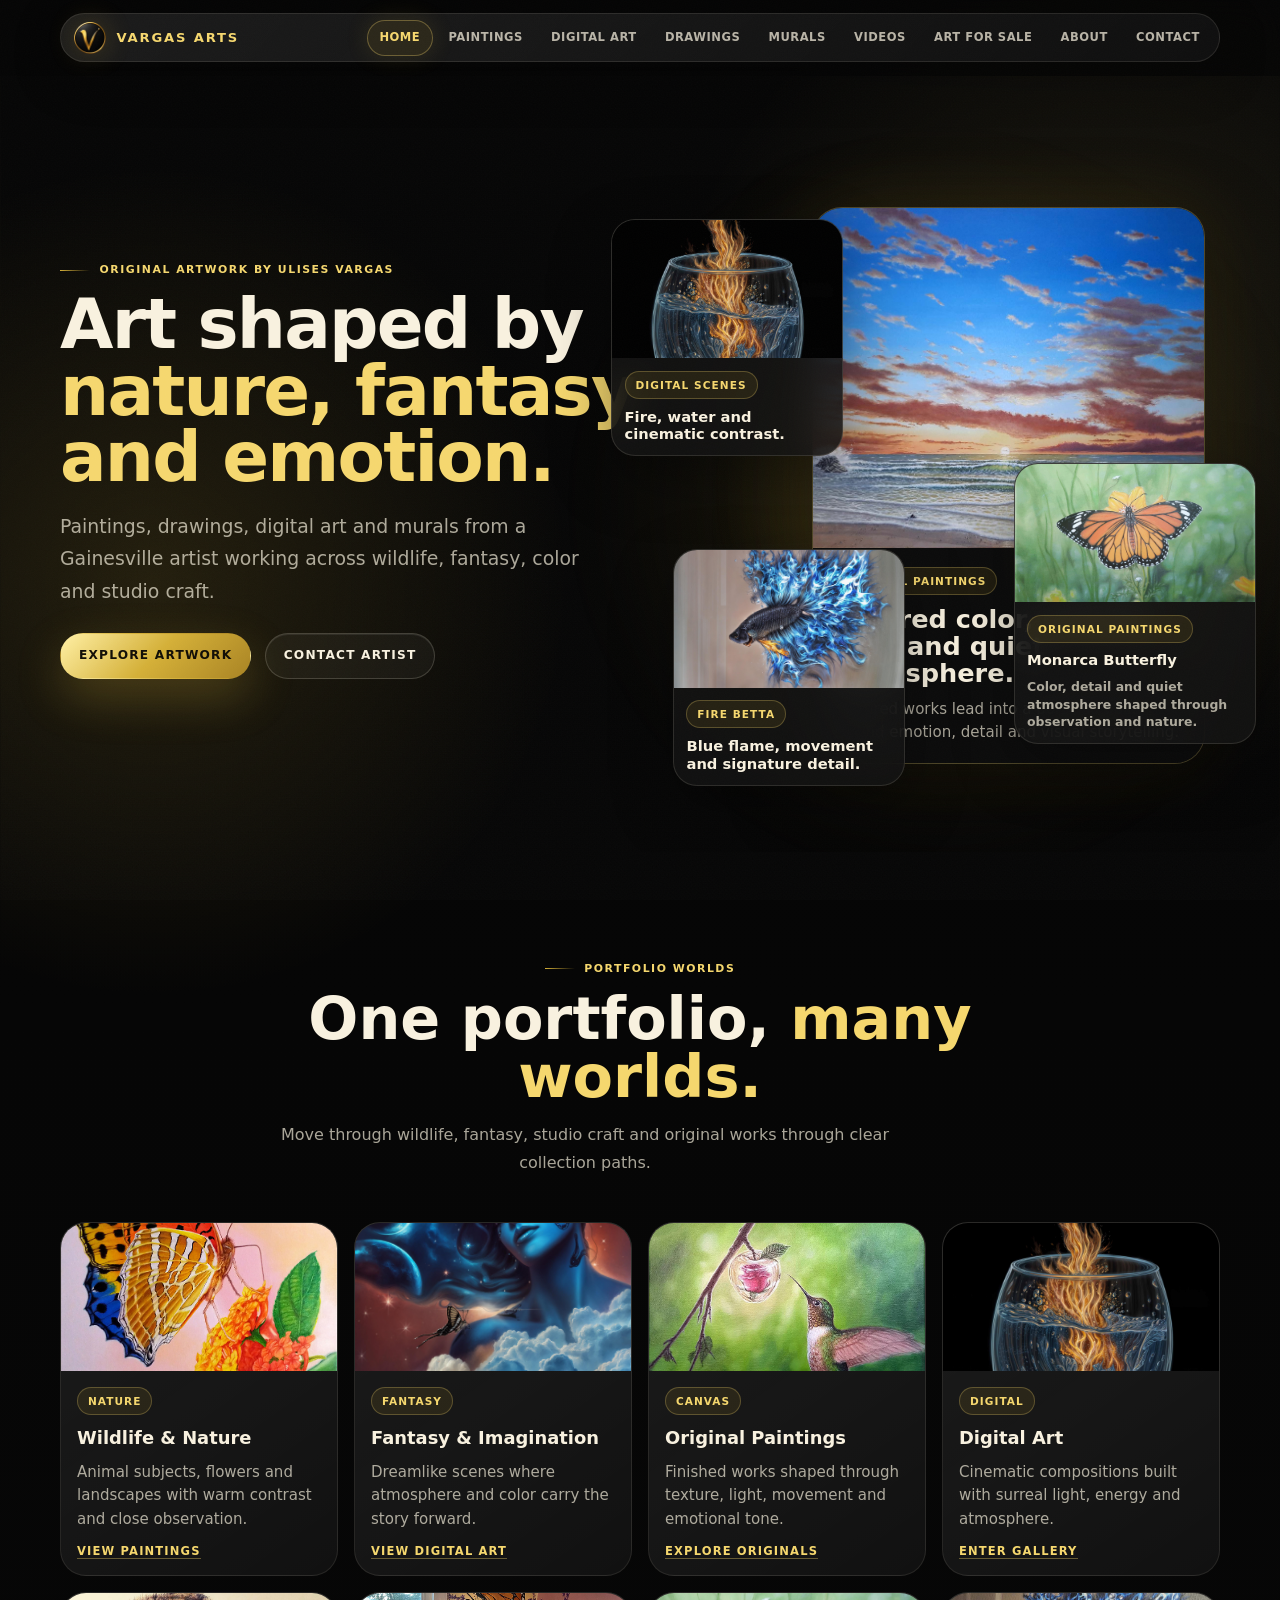
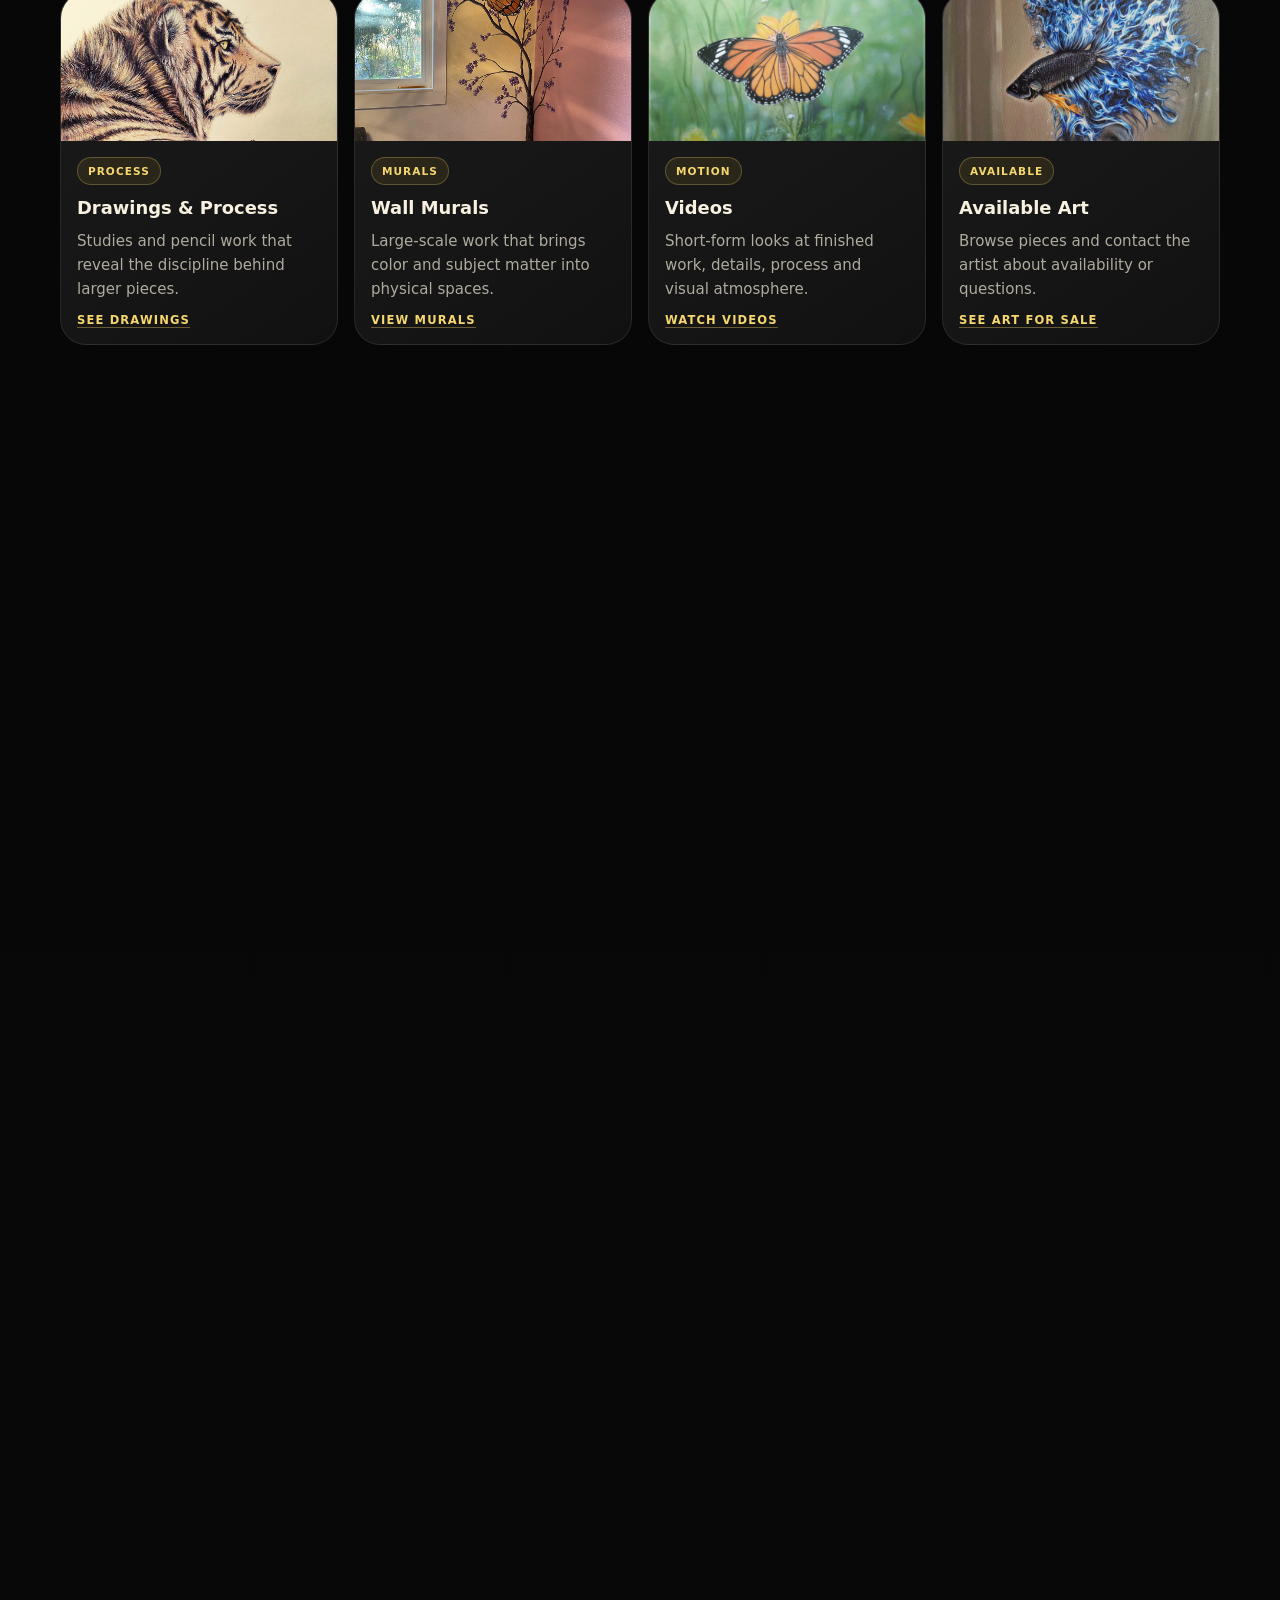
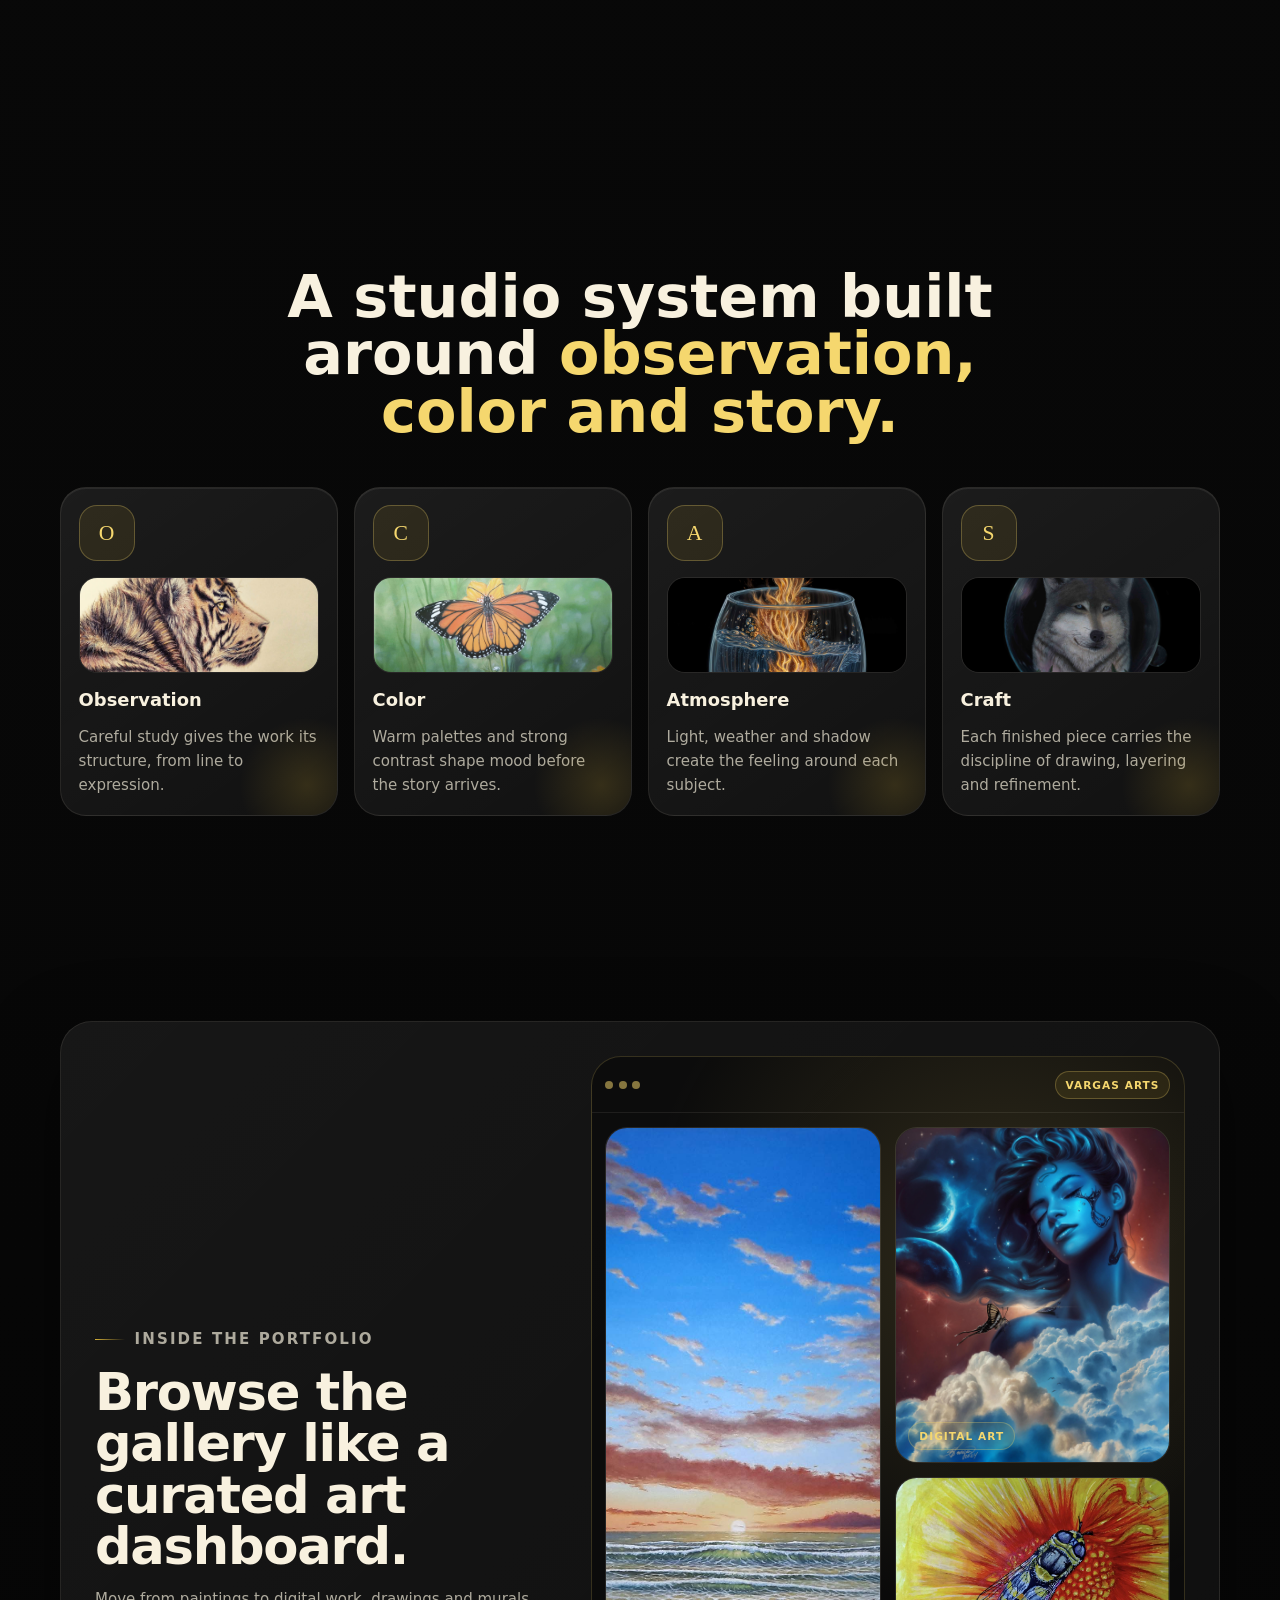
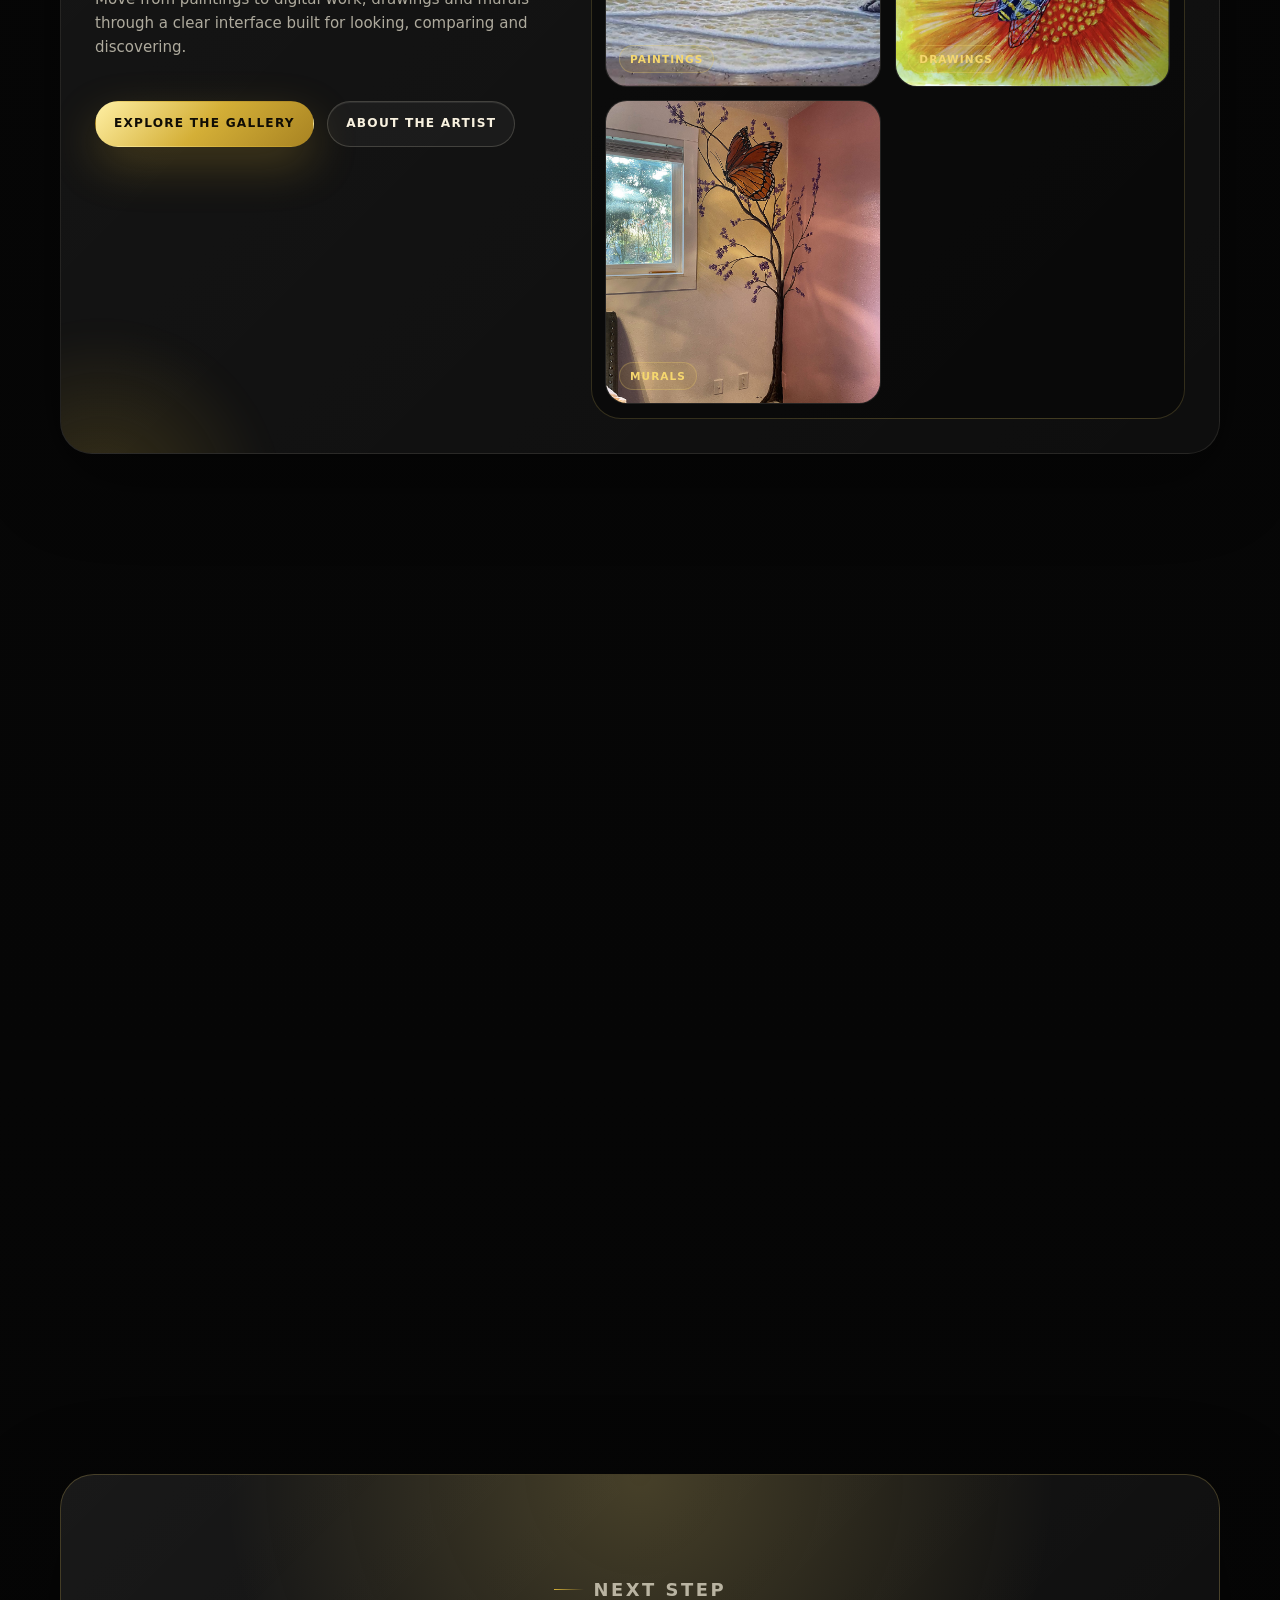
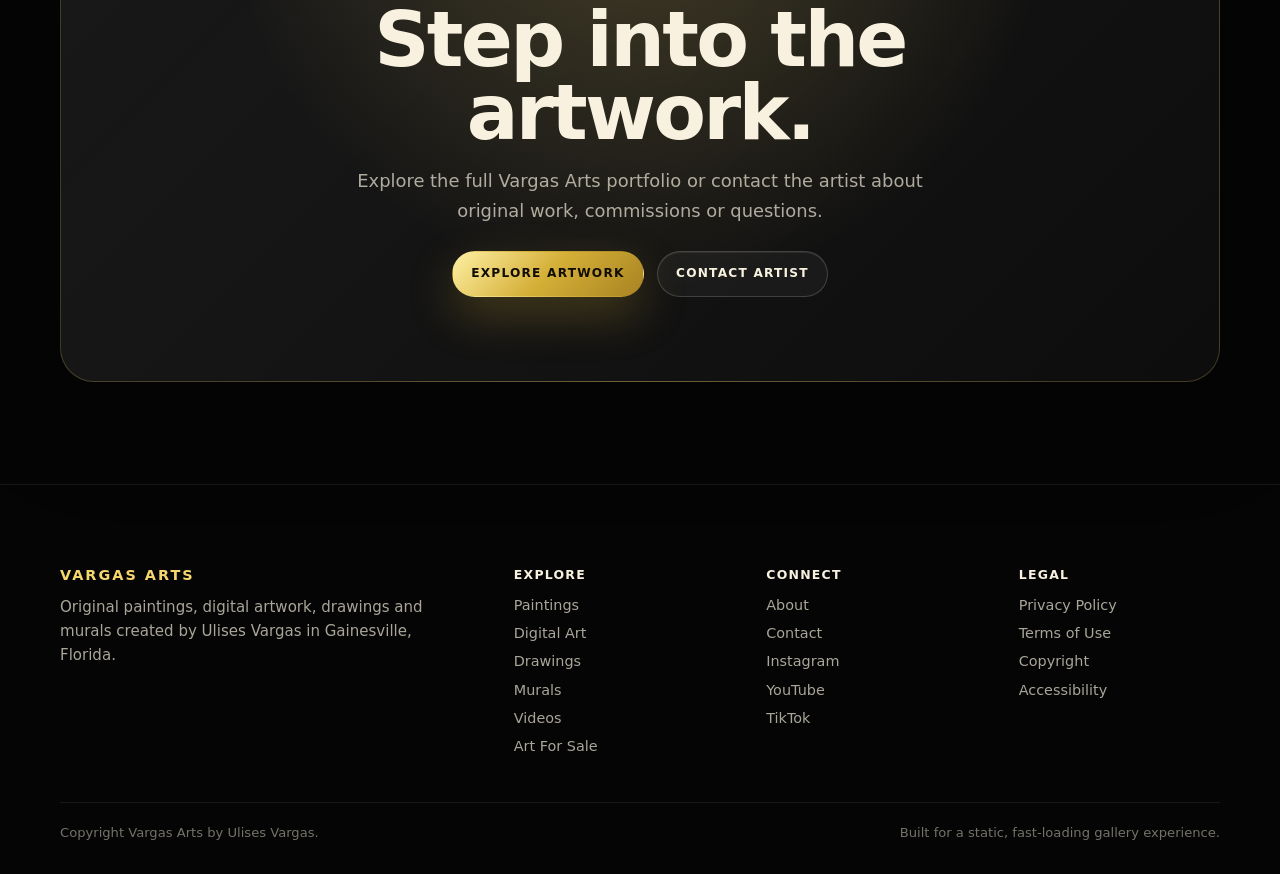
<file: index.html>
<!DOCTYPE html>
<html lang="en">

<head>
  <meta charset="utf-8">
  <meta http-equiv="X-UA-Compatible" content="IE=edge">
  <meta name="viewport" content="width=device-width, initial-scale=1.0">
  <meta name="theme-color" content="#050505">

  <title>Vargas Arts | Original Artwork by Ulises Vargas</title>
  <meta name="description"
    content="Original paintings, drawings, digital art and murals by Ulises Vargas. Explore wildlife, fantasy, color and studio craft from Gainesville, Florida.">
  <link rel="canonical" href="https://vargasarts.com/">

  <meta property="og:url" content="https://vargasarts.com/">
  <meta property="og:title" content="Vargas Arts | Original Artwork by Ulises Vargas">
  <meta property="og:description"
    content="Original paintings, drawings, digital art and murals by Ulises Vargas.">
  <meta property="og:image" content="https://vargasarts.com/assets/img/paintings/Sunrise.jpg">
  <meta property="og:type" content="website">
  <meta property="og:site_name" content="Vargas Arts">

  <meta name="twitter:card" content="summary_large_image">
  <meta name="twitter:title" content="Vargas Arts | Original Artwork by Ulises Vargas">
  <meta name="twitter:description"
    content="Original paintings, drawings, digital art and murals by Ulises Vargas.">
  <meta name="twitter:image" content="https://vargasarts.com/assets/img/paintings/Sunrise.jpg">

  <link rel="shortcut icon" type="image/png" href="./assets/img/Yofabicon.png">
  <link rel="preload" as="image" href="./assets/img/paintings/Sunrise.jpg">

  <style>
    :root {
      --black: #050505;
      --ink: #0b0b0b;
      --charcoal: #101010;
      --charcoal-2: #151412;
      --panel: rgba(18, 18, 18, .78);
      --panel-strong: rgba(24, 23, 21, .92);
      --gold: #d4af37;
      --champagne: #f5d76e;
      --gold-deep: #8f701f;
      --ivory: #f8f1df;
      --muted: rgba(248, 241, 223, .68);
      --faint: rgba(248, 241, 223, .46);
      --line: rgba(212, 175, 55, .22);
      --line-soft: rgba(248, 241, 223, .09);
      --shadow: 0 24px 80px rgba(0, 0, 0, .42);
      --radius-lg: 32px;
      --radius-md: 24px;
      --radius-sm: 18px;
      --sans: Inter, ui-sans-serif, system-ui, -apple-system, BlinkMacSystemFont, "Segoe UI", Arial, sans-serif;
      --serif: Georgia, "Times New Roman", serif;
    }

    *,
    *::before,
    *::after {
      box-sizing: border-box;
    }

    html {
      width: 100%;
      max-width: 100%;
      overflow-x: hidden;
      scroll-behavior: smooth;
      background: var(--black);
    }

    body {
      width: 100%;
      max-width: 100%;
      min-width: 320px;
      margin: 0;
      overflow-x: hidden;
      color: var(--ivory);
      background:
        radial-gradient(circle at 12% 8%, rgba(212, 175, 55, .14), transparent 26rem),
        radial-gradient(circle at 86% 5%, rgba(245, 215, 110, .1), transparent 27rem),
        linear-gradient(180deg, #050505 0%, #080808 42%, #050505 100%);
      font-family: var(--sans);
      -webkit-font-smoothing: antialiased;
      text-rendering: optimizeLegibility;
    }

    body::before {
      content: "";
      position: fixed;
      inset: 0;
      z-index: -2;
      pointer-events: none;
      background:
        linear-gradient(rgba(255, 255, 255, .025) 1px, transparent 1px),
        linear-gradient(90deg, rgba(255, 255, 255, .018) 1px, transparent 1px);
      background-size: 58px 58px;
      mask-image: radial-gradient(circle at 50% 0%, #000 0%, transparent 72%);
    }

    body::after {
      content: "";
      position: fixed;
      inset: 0;
      z-index: 60;
      pointer-events: none;
      opacity: .045;
      mix-blend-mode: screen;
      background-image: url("data:image/svg+xml,%3Csvg xmlns='http://www.w3.org/2000/svg' width='130' height='130'%3E%3Cfilter id='n'%3E%3CfeTurbulence type='fractalNoise' baseFrequency='.82' numOctaves='3' stitchTiles='stitch'/%3E%3C/filter%3E%3Crect width='100%25' height='100%25' filter='url(%23n)' opacity='.5'/%3E%3C/svg%3E");
    }

    .cursor-glow {
      position: fixed;
      left: 0;
      top: 0;
      z-index: 59;
      display: none;
      width: 12px;
      height: 12px;
      border-radius: 50%;
      pointer-events: none;
      opacity: 0;
      background: rgba(245, 215, 110, .86);
      box-shadow: 0 0 18px rgba(245, 215, 110, .46);
      transform: translate3d(-999px, -999px, 0);
      transition: opacity .42s ease;
      will-change: transform, opacity;
    }

    .cursor-glow::before {
      content: "";
      position: absolute;
      left: 50%;
      top: 50%;
      width: 74px;
      height: 74px;
      border-radius: inherit;
      background: radial-gradient(circle, rgba(245, 215, 110, .24), rgba(212, 175, 55, .12) 34%, transparent 72%);
      filter: blur(8px);
      transform: translate(-50%, -50%);
    }

    .cursor-glow.is-visible {
      opacity: .72;
    }

    a {
      color: inherit;
      text-decoration: none;
    }

    img {
      display: block;
      max-width: 100%;
    }

    button,
    input {
      font: inherit;
    }

    .container {
      width: min(1160px, calc(100% - clamp(32px, 6vw, 96px)));
      margin-inline: auto;
    }

    .section {
      position: relative;
      padding-block: clamp(64px, 8vw, 118px);
    }

    .section-shell {
      position: relative;
      overflow: hidden;
      border: 1px solid var(--line-soft);
      border-radius: var(--radius-lg);
      background:
        linear-gradient(135deg, rgba(255, 255, 255, .055), rgba(255, 255, 255, .018)),
        rgba(11, 11, 11, .76);
      box-shadow: var(--shadow);
    }

    .section-shell::before,
    .glow::before {
      content: "";
      position: absolute;
      inset: auto auto -22% -12%;
      width: 360px;
      height: 360px;
      pointer-events: none;
      border-radius: 999px;
      background: radial-gradient(circle, rgba(212, 175, 55, .2), transparent 68%);
      filter: blur(12px);
    }

    .eyebrow {
      display: inline-flex;
      align-items: center;
      gap: .6rem;
      margin: 0 0 .9rem;
      color: var(--champagne);
      font-size: clamp(.68rem, .85vw, .78rem);
      font-weight: 800;
      letter-spacing: .14em;
      line-height: 1.3;
      text-transform: uppercase;
    }

    .eyebrow::before {
      content: "";
      width: 30px;
      height: 1px;
      background: linear-gradient(90deg, var(--gold), transparent);
    }

    .section-head {
      max-width: 760px;
      margin-bottom: clamp(28px, 4vw, 46px);
    }

    .section-head.center {
      margin-inline: auto;
      text-align: center;
    }

    .section-head.center .eyebrow {
      justify-content: center;
    }

    .section-title {
      max-width: 820px;
      margin: 0;
      color: var(--ivory);
      font-size: clamp(2rem, 4.6vw, 4.65rem);
      font-weight: 760;
      letter-spacing: 0;
      line-height: .98;
    }

    .section-title .accent {
      color: var(--champagne);
    }

    .section-copy {
      max-width: 650px;
      margin: 1rem 0 0;
      color: var(--muted);
      font-size: clamp(.98rem, 1.25vw, 1.12rem);
      line-height: 1.72;
    }

    .button-row {
      display: flex;
      flex-wrap: wrap;
      gap: .85rem;
      margin-top: 1.6rem;
    }

    .button {
      position: relative;
      display: inline-flex;
      align-items: center;
      justify-content: center;
      min-height: 46px;
      padding: .82rem 1.12rem;
      overflow: hidden;
      border: 1px solid transparent;
      border-radius: 999px;
      color: var(--ivory);
      font-size: .76rem;
      font-weight: 850;
      letter-spacing: .1em;
      line-height: 1.1;
      text-transform: uppercase;
      transition: transform .22s ease, border-color .22s ease, box-shadow .22s ease, background .22s ease, color .22s ease;
    }

    .button.primary {
      color: #100d05;
      background: linear-gradient(135deg, #fff0a4, var(--gold), #a88322);
      box-shadow: 0 18px 46px rgba(212, 175, 55, .26);
    }

    .button.secondary {
      border-color: rgba(248, 241, 223, .18);
      background: rgba(255, 255, 255, .04);
      box-shadow: inset 0 1px 0 rgba(255, 255, 255, .08);
    }

    .button:hover,
    .button:focus-visible {
      transform: translateY(-2px);
    }

    .button.primary:hover,
    .button.primary:focus-visible {
      box-shadow: 0 22px 64px rgba(212, 175, 55, .36);
    }

    .button.secondary:hover,
    .button.secondary:focus-visible {
      border-color: rgba(245, 215, 110, .48);
      background: rgba(245, 215, 110, .08);
      color: var(--champagne);
    }

    .site-header {
      position: sticky;
      top: 0;
      z-index: 50;
      padding: .82rem 0;
      border-bottom: 1px solid transparent;
      background: rgba(5, 5, 5, .72);
      backdrop-filter: blur(18px);
      -webkit-backdrop-filter: blur(18px);
      transition: background .2s ease, border-color .2s ease, box-shadow .2s ease;
    }

    .site-header.is-scrolled,
    .site-header.menu-open {
      border-bottom-color: rgba(212, 175, 55, .18);
      background: rgba(5, 5, 5, .92);
      box-shadow: 0 16px 50px rgba(0, 0, 0, .28);
    }

    .nav-shell {
      display: flex;
      align-items: center;
      justify-content: space-between;
      gap: 1rem;
      min-height: 48px;
      padding: .34rem .42rem .34rem .82rem;
      border: 1px solid rgba(248, 241, 223, .1);
      border-radius: 999px;
      background:
        linear-gradient(135deg, rgba(255, 255, 255, .07), rgba(255, 255, 255, .02)),
        rgba(13, 13, 13, .74);
      box-shadow: 0 14px 50px rgba(0, 0, 0, .28);
    }

    .brand {
      display: inline-flex;
      align-items: center;
      gap: .65rem;
      min-width: max-content;
      color: var(--champagne);
      font-size: .82rem;
      font-weight: 900;
      letter-spacing: .14em;
      text-transform: uppercase;
    }

    .brand-mark {
      display: inline-flex;
      width: 32px;
      height: 32px;
      align-items: center;
      justify-content: center;
      flex: 0 0 32px;
      border-radius: 50%;
      background: rgba(255, 255, 255, .04);
      box-shadow: 0 0 28px rgba(212, 175, 55, .22);
    }

    .brand-mark img {
      width: 100%;
      height: 100%;
      object-fit: contain;
    }

    .nav-menu {
      display: flex;
      align-items: center;
      gap: .2rem;
      margin: 0;
      padding: 0;
      list-style: none;
    }

    .nav-menu a {
      display: inline-flex;
      align-items: center;
      min-height: 36px;
      padding: .55rem .72rem;
      border: 1px solid transparent;
      border-radius: 999px;
      color: rgba(248, 241, 223, .72);
      font-size: .72rem;
      font-weight: 760;
      letter-spacing: .045em;
      line-height: 1.1;
      text-transform: uppercase;
      transition: color .18s ease, border-color .18s ease, background .18s ease, box-shadow .18s ease;
    }

    .nav-menu a:hover,
    .nav-menu a:focus-visible,
    .nav-menu a.active {
      color: var(--champagne);
      border-color: rgba(245, 215, 110, .32);
      background: rgba(212, 175, 55, .1);
      box-shadow: 0 0 24px rgba(212, 175, 55, .13);
    }

    .nav-toggle {
      display: none;
      width: 40px;
      height: 40px;
      place-items: center;
      padding: 0;
      border: 1px solid rgba(245, 215, 110, .42);
      border-radius: 50%;
      background: rgba(255, 255, 255, .04);
      color: var(--champagne);
      cursor: pointer;
    }

    .nav-toggle span {
      position: relative;
      display: block;
      width: 17px;
      height: 2px;
      border-radius: 999px;
      background: currentColor;
      transition: background .16s ease;
    }

    .nav-toggle span::before,
    .nav-toggle span::after {
      content: "";
      position: absolute;
      left: 0;
      width: 17px;
      height: 2px;
      border-radius: 999px;
      background: currentColor;
      transition: transform .2s ease, top .2s ease;
    }

    .nav-toggle span::before {
      top: -6px;
    }

    .nav-toggle span::after {
      top: 6px;
    }

    .site-header.menu-open .nav-toggle span {
      background: transparent;
    }

    .site-header.menu-open .nav-toggle span::before {
      top: 0;
      transform: rotate(45deg);
    }

    .site-header.menu-open .nav-toggle span::after {
      top: 0;
      transform: rotate(-45deg);
    }

    .hero {
      position: relative;
      overflow: hidden;
      padding: clamp(56px, 8vw, 96px) 0 clamp(58px, 7vw, 92px);
    }

    .hero::before {
      content: "";
      position: absolute;
      top: 6%;
      left: 50%;
      width: min(760px, 92vw);
      height: min(760px, 92vw);
      pointer-events: none;
      border-radius: 999px;
      background: radial-gradient(circle, rgba(212, 175, 55, .18), rgba(212, 175, 55, .07) 32%, transparent 68%);
      filter: blur(26px);
      transform: translateX(-10%);
    }

    .hero-grid {
      position: relative;
      display: grid;
      grid-template-columns: minmax(0, 1.06fr) minmax(380px, .94fr);
      gap: clamp(32px, 5vw, 62px);
      align-items: center;
    }

    .hero-copy {
      max-width: 700px;
    }

    h1 {
      margin: 0;
      color: var(--ivory);
      font-size: clamp(3rem, 5.4vw, 5.45rem);
      font-weight: 820;
      letter-spacing: -.026em;
      line-height: .96;
    }

    h1 .accent {
      color: var(--champagne);
    }

    .hero-copy p:not(.eyebrow) {
      max-width: 560px;
      margin: 1.2rem 0 0;
      color: var(--muted);
      font-size: clamp(1rem, 1.5vw, 1.18rem);
      line-height: 1.72;
    }

    .hero-visual {
      position: relative;
      min-height: clamp(460px, 49vw, 590px);
      isolation: isolate;
    }

    .hero-visual::before {
      content: "";
      position: absolute;
      inset: 12% 6% 4% 4%;
      z-index: -1;
      border-radius: 999px;
      background:
        radial-gradient(circle at 50% 48%, rgba(245, 215, 110, .26), rgba(212, 175, 55, .09) 34%, transparent 70%);
      filter: blur(10px);
    }

    .mockup-card {
      position: absolute;
      overflow: hidden;
      border: 1px solid rgba(245, 215, 110, .28);
      border-radius: 30px;
      background: rgba(15, 15, 15, .82);
      box-shadow: 0 30px 90px rgba(0, 0, 0, .48), 0 0 80px rgba(212, 175, 55, .12);
      transform: translateZ(0);
    }

    .mockup-main {
      top: 6%;
      right: 3%;
      z-index: 2;
      width: min(76%, 480px);
      min-height: 460px;
      animation: floatOne 7s ease-in-out infinite;
    }

    .mockup-main img {
      width: 100%;
      height: 340px;
      object-fit: cover;
      object-position: center;
    }

    .mockup-info {
      display: grid;
      gap: .7rem;
      padding: 1.15rem;
      background:
        radial-gradient(circle at 90% 0%, rgba(212, 175, 55, .18), transparent 40%),
        rgba(12, 12, 12, .96);
    }

    .mockup-info span,
    .mini-label,
    .chip {
      width: max-content;
      max-width: 100%;
      display: inline-flex;
      align-items: center;
      min-height: 28px;
      padding: .42rem .62rem;
      border: 1px solid rgba(245, 215, 110, .26);
      border-radius: 999px;
      color: var(--champagne);
      background: rgba(212, 175, 55, .1);
      font-size: .66rem;
      font-weight: 850;
      letter-spacing: .1em;
      text-transform: uppercase;
    }

    .mockup-info strong {
      color: var(--ivory);
      font-size: clamp(1.35rem, 2vw, 1.85rem);
      font-weight: 760;
      line-height: 1.05;
    }

    .mockup-info p {
      margin: 0;
      color: var(--muted);
      font-size: .94rem;
      line-height: 1.55;
    }

    .mini-card {
      position: absolute;
      z-index: 5;
      overflow: hidden;
      border: 1px solid rgba(248, 241, 223, .12);
      border-radius: 24px;
      background: rgba(18, 18, 18, .86);
      box-shadow: 0 22px 60px rgba(0, 0, 0, .4);
      backdrop-filter: blur(18px);
      -webkit-backdrop-filter: blur(18px);
    }

    .mini-card img {
      width: 100%;
      height: 138px;
      object-fit: cover;
      object-position: center;
    }

    .mini-card .mini-body {
      display: grid;
      gap: .55rem;
      padding: .78rem;
    }

    .mini-card strong {
      font-size: .92rem;
      line-height: 1.2;
    }

    .mini-card p {
      margin: 0;
      color: var(--muted);
      font-size: .78rem;
      font-weight: 650;
      line-height: 1.42;
    }

    .mini-one {
      left: -18%;
      top: 8%;
      width: min(45%, 258px);
      animation: floatTwo 8s ease-in-out infinite;
    }

    .mini-two {
      left: -6%;
      bottom: -4%;
      width: min(45%, 252px);
      animation: floatThree 7.5s ease-in-out infinite;
    }

    .badge-card {
      position: absolute;
      right: -7%;
      bottom: 3%;
      z-index: 6;
      width: min(47%, 270px);
      animation: floatTwo 8.5s ease-in-out infinite reverse;
    }

    .badge-card img {
      object-position: 50% 44%;
    }

    .collection-grid {
      display: grid;
      grid-template-columns: repeat(4, minmax(0, 1fr));
      gap: 1rem;
    }

    .collection-card,
    .feature-card,
    .path-option,
    .quote-card {
      border: 1px solid rgba(248, 241, 223, .09);
      background:
        linear-gradient(145deg, rgba(255, 255, 255, .065), rgba(255, 255, 255, .018)),
        rgba(15, 15, 15, .78);
      box-shadow: inset 0 1px 0 rgba(255, 255, 255, .065);
    }

    .collection-card {
      position: relative;
      overflow: hidden;
      min-height: 305px;
      display: grid;
      grid-template-rows: 148px 1fr;
      border-radius: 26px;
      transition: transform .22s ease, border-color .22s ease, box-shadow .22s ease;
    }

    .collection-card:hover,
    .collection-card:focus-within {
      transform: translateY(-4px);
      border-color: rgba(245, 215, 110, .34);
      box-shadow: 0 24px 70px rgba(0, 0, 0, .34), 0 0 46px rgba(212, 175, 55, .13);
    }

    .collection-card img {
      width: 100%;
      height: 100%;
      object-fit: cover;
    }

    .collection-body {
      display: grid;
      align-content: start;
      gap: .75rem;
      padding: 1rem;
    }

    .collection-body h3,
    .feature-card h3 {
      margin: 0;
      color: var(--ivory);
      font-size: clamp(1.05rem, 1.4vw, 1.22rem);
      font-weight: 760;
      line-height: 1.18;
    }

    .collection-body p,
    .feature-card p,
    .path-copy,
    .dashboard-copy p,
    .quote-card p,
    .site-footer p {
      margin: 0;
      color: var(--muted);
      font-size: .94rem;
      line-height: 1.58;
    }

    .text-link {
      width: max-content;
      max-width: 100%;
      color: var(--champagne);
      font-size: .72rem;
      font-weight: 850;
      letter-spacing: .1em;
      text-transform: uppercase;
      border-bottom: 1px solid rgba(245, 215, 110, .36);
    }

    .selector-shell {
      display: grid;
      grid-template-columns: minmax(270px, .72fr) minmax(0, 1fr);
      gap: clamp(20px, 4vw, 42px);
      padding: clamp(18px, 3vw, 30px);
    }

    .path-options {
      display: grid;
      gap: .72rem;
      align-content: start;
    }

    .path-option {
      display: flex;
      align-items: center;
      justify-content: space-between;
      gap: .9rem;
      width: 100%;
      min-height: 58px;
      padding: .72rem .86rem;
      border-radius: 999px;
      color: var(--muted);
      cursor: pointer;
      text-align: left;
      transition: transform .2s ease, border-color .2s ease, background .2s ease, color .2s ease, box-shadow .2s ease;
    }

    .path-option span {
      display: inline-flex;
      align-items: center;
      justify-content: center;
      width: 34px;
      height: 34px;
      flex: 0 0 auto;
      border-radius: 50%;
      color: var(--champagne);
      background: rgba(212, 175, 55, .11);
      font-size: .7rem;
      font-weight: 900;
    }

    .path-option strong {
      flex: 1;
      font-size: .95rem;
      font-weight: 800;
    }

    .path-option:hover,
    .path-option:focus-visible,
    .path-option.is-active {
      color: var(--ivory);
      border-color: rgba(245, 215, 110, .36);
      background: rgba(212, 175, 55, .1);
      box-shadow: 0 18px 54px rgba(0, 0, 0, .24), 0 0 34px rgba(212, 175, 55, .12);
      transform: translateY(-2px);
    }

    .preview-card {
      position: relative;
      overflow: hidden;
      min-height: 520px;
      border: 1px solid rgba(245, 215, 110, .24);
      border-radius: 32px;
      background: rgba(8, 8, 8, .76);
      box-shadow: 0 28px 90px rgba(0, 0, 0, .46);
    }

    .preview-card img {
      width: 100%;
      height: 100%;
      min-height: 520px;
      object-fit: cover;
      transition: opacity .2s ease;
    }

    .preview-card::after {
      content: "";
      position: absolute;
      inset: 0;
      background:
        linear-gradient(180deg, transparent 20%, rgba(0, 0, 0, .28) 52%, rgba(0, 0, 0, .86) 100%),
        radial-gradient(circle at 18% 82%, rgba(212, 175, 55, .22), transparent 42%);
    }

    .preview-content {
      position: absolute;
      left: clamp(18px, 3vw, 32px);
      right: clamp(18px, 3vw, 32px);
      bottom: clamp(18px, 3vw, 32px);
      z-index: 2;
      display: grid;
      gap: .85rem;
      max-width: 560px;
    }

    .preview-content h3 {
      margin: 0;
      color: var(--ivory);
      font-size: clamp(1.7rem, 3vw, 3rem);
      font-weight: 780;
      line-height: 1;
    }

    .capability-grid {
      display: grid;
      grid-template-columns: repeat(4, minmax(0, 1fr));
      gap: 1rem;
    }

    .feature-card {
      position: relative;
      overflow: hidden;
      min-height: 250px;
      display: grid;
      align-content: start;
      gap: 1rem;
      padding: 1.1rem;
      border-radius: 26px;
    }

    .feature-card::after {
      content: "";
      position: absolute;
      right: -38px;
      bottom: -38px;
      width: 136px;
      height: 136px;
      border-radius: 999px;
      background: radial-gradient(circle, rgba(212, 175, 55, .18), transparent 70%);
    }

    .feature-icon {
      position: relative;
      display: grid;
      width: 56px;
      height: 56px;
      place-items: center;
      border: 1px solid rgba(245, 215, 110, .28);
      border-radius: 18px;
      background: rgba(212, 175, 55, .1);
      color: var(--champagne);
      font-size: 1.35rem;
      font-family: var(--serif);
    }

    .feature-card img {
      width: 100%;
      height: 96px;
      object-fit: cover;
      border-radius: 18px;
      border: 1px solid rgba(248, 241, 223, .08);
    }

    .dashboard {
      padding: clamp(18px, 3vw, 34px);
    }

    .dashboard-grid {
      display: grid;
      grid-template-columns: minmax(0, .75fr) minmax(420px, 1fr);
      gap: clamp(22px, 4vw, 50px);
      align-items: center;
    }

    .dashboard-copy {
      display: grid;
      gap: 1rem;
      max-width: 500px;
    }

    .dashboard-copy h2 {
      margin: 0;
      font-size: clamp(2rem, 4vw, 4rem);
      font-weight: 790;
      letter-spacing: -.025em;
      line-height: 1;
    }

    .dashboard-visual {
      position: relative;
      min-height: 460px;
      overflow: hidden;
      border: 1px solid rgba(245, 215, 110, .18);
      border-radius: 30px;
      background:
        radial-gradient(circle at 70% 20%, rgba(245, 215, 110, .16), transparent 42%),
        rgba(5, 5, 5, .5);
    }

    .dash-topbar {
      display: flex;
      align-items: center;
      justify-content: space-between;
      gap: 1rem;
      padding: .85rem;
      border-bottom: 1px solid rgba(248, 241, 223, .08);
    }

    .dash-dots {
      display: flex;
      gap: .34rem;
    }

    .dash-dots span {
      width: 8px;
      height: 8px;
      border-radius: 50%;
      background: rgba(245, 215, 110, .52);
    }

    .dash-grid {
      display: grid;
      grid-template-columns: 1fr 1fr;
      gap: .85rem;
      padding: .85rem;
    }

    .dash-tile {
      position: relative;
      min-height: 170px;
      overflow: hidden;
      border: 1px solid rgba(248, 241, 223, .08);
      border-radius: 22px;
      background: rgba(255, 255, 255, .035);
    }

    .dash-tile.large {
      grid-row: span 2;
      min-height: 356px;
    }

    .dash-tile img {
      width: 100%;
      height: 100%;
      min-height: inherit;
      object-fit: cover;
    }

    .dash-tile span {
      position: absolute;
      left: .8rem;
      bottom: .8rem;
    }

    .artist-card {
      display: grid;
      grid-template-columns: minmax(0, .9fr) minmax(280px, .62fr);
      gap: clamp(22px, 4vw, 48px);
      align-items: stretch;
      padding: clamp(18px, 3vw, 32px);
    }

    .quote-card {
      display: grid;
      align-content: center;
      gap: 1rem;
      padding: clamp(22px, 4vw, 44px);
      border-color: rgba(245, 215, 110, .24);
      border-radius: 30px;
    }

    .quote-mark {
      display: grid;
      width: 52px;
      height: 52px;
      place-items: center;
      border-radius: 50%;
      color: #151005;
      background: linear-gradient(135deg, #fff0a4, var(--gold));
      font-family: var(--serif);
      font-size: 2rem;
      line-height: 1;
    }

    .quote-card blockquote {
      margin: 0;
      color: var(--ivory);
      font-family: var(--serif);
      font-size: clamp(1.35rem, 2.6vw, 2.2rem);
      line-height: 1.25;
    }

    .quote-card cite {
      color: var(--champagne);
      font-style: normal;
      font-weight: 850;
      letter-spacing: .08em;
      text-transform: uppercase;
    }

    .artist-image {
      position: relative;
      overflow: hidden;
      min-height: 360px;
      border: 1px solid rgba(248, 241, 223, .09);
      border-radius: 30px;
      background: rgba(255, 255, 255, .04);
    }

    .artist-image img {
      width: 100%;
      height: 100%;
      min-height: inherit;
      object-fit: cover;
      object-position: center;
    }

    .artist-image span {
      position: absolute;
      left: 1rem;
      bottom: 1rem;
    }

    .final-cta {
      text-align: center;
    }

    .cta-panel {
      position: relative;
      overflow: hidden;
      padding: clamp(36px, 7vw, 84px);
      border: 1px solid rgba(245, 215, 110, .22);
      border-radius: 34px;
      background:
        radial-gradient(circle at 50% 0%, rgba(245, 215, 110, .22), transparent 54%),
        linear-gradient(135deg, rgba(255, 255, 255, .07), rgba(255, 255, 255, .018)),
        #080808;
      box-shadow: 0 32px 100px rgba(0, 0, 0, .42);
    }

    .cta-panel h2 {
      max-width: 720px;
      margin: 0 auto;
      font-size: clamp(2.25rem, 6vw, 5.8rem);
      font-weight: 820;
      letter-spacing: -.035em;
      line-height: .95;
    }

    .cta-panel p {
      max-width: 610px;
      margin: 1rem auto 0;
      color: var(--muted);
      font-size: clamp(1rem, 1.4vw, 1.18rem);
      line-height: 1.65;
    }

    .cta-panel .button-row {
      justify-content: center;
    }

    .site-footer {
      padding: clamp(52px, 7vw, 82px) 0 34px;
      border-top: 1px solid rgba(248, 241, 223, .08);
      background: #050505;
    }

    .footer-grid {
      display: grid;
      grid-template-columns: minmax(220px, 1.4fr) repeat(3, minmax(120px, .7fr));
      gap: clamp(26px, 4vw, 54px);
    }

    .footer-logo {
      margin-bottom: .8rem;
      color: var(--champagne);
      font-size: .9rem;
      font-weight: 900;
      letter-spacing: .14em;
      text-transform: uppercase;
    }

    .site-footer h2 {
      margin: 0 0 .85rem;
      color: var(--ivory);
      font-size: .78rem;
      font-weight: 850;
      letter-spacing: .1em;
      text-transform: uppercase;
    }

    .site-footer a {
      display: block;
      width: max-content;
      max-width: 100%;
      margin-top: .55rem;
      color: var(--muted);
      font-size: .9rem;
      line-height: 1.35;
      transition: color .18s ease;
    }

    .site-footer a:hover,
    .site-footer a:focus-visible {
      color: var(--champagne);
    }

    .footer-bottom {
      display: flex;
      justify-content: space-between;
      gap: 1rem;
      margin-top: 46px;
      padding-top: 22px;
      border-top: 1px solid rgba(248, 241, 223, .08);
      color: var(--faint);
      font-size: .82rem;
    }

    .reveal {
      opacity: 0;
      transform: translateY(22px);
      transition: opacity .65s ease, transform .65s ease;
    }

    .reveal.is-visible {
      opacity: 1;
      transform: none;
    }

    @keyframes floatOne {
      0%,
      100% {
        transform: translateY(0) rotate(.2deg);
      }

      50% {
        transform: translateY(-12px) rotate(-.5deg);
      }
    }

    @keyframes floatTwo {
      0%,
      100% {
        transform: translateY(0);
      }

      50% {
        transform: translateY(10px);
      }
    }

    @keyframes floatThree {
      0%,
      100% {
        transform: translateY(0) rotate(-1deg);
      }

      50% {
        transform: translateY(-10px) rotate(.4deg);
      }
    }

    @media (max-width: 1080px) {
      .nav-menu {
        gap: .05rem;
      }

      .nav-menu a {
        padding-inline: .52rem;
        font-size: .66rem;
      }

      .hero-grid,
      .dashboard-grid,
      .artist-card {
        grid-template-columns: minmax(0, 1fr);
      }

      .hero-copy {
        max-width: 760px;
      }

      .hero-visual {
        width: min(720px, 100%);
        margin-inline: auto;
      }

      .collection-grid,
      .capability-grid {
        grid-template-columns: repeat(2, minmax(0, 1fr));
      }

      .dashboard-copy {
        max-width: 720px;
      }
    }

    @media (max-width: 900px) {
      .site-header {
        padding: .65rem 0;
      }

      .nav-shell {
        position: relative;
        min-height: 50px;
        padding: .34rem .38rem .34rem .72rem;
      }

      .nav-toggle {
        display: grid;
      }

      .nav-menu {
        position: absolute;
        top: calc(100% + .65rem);
        left: 0;
        right: 0;
        display: grid;
        gap: .25rem;
        max-height: min(72vh, 520px);
        padding: .75rem;
        overflow: auto;
        border: 1px solid rgba(245, 215, 110, .22);
        border-radius: 24px;
        background: rgba(5, 5, 5, .96);
        box-shadow: 0 24px 70px rgba(0, 0, 0, .42);
        opacity: 0;
        visibility: hidden;
        transform: translateY(-8px);
        transition: opacity .18s ease, visibility .18s ease, transform .18s ease;
      }

      .site-header.menu-open .nav-menu {
        opacity: 1;
        visibility: visible;
        transform: none;
      }

      .nav-menu a {
        justify-content: center;
        min-height: 44px;
        padding: .74rem .8rem;
        font-size: .72rem;
      }

      .selector-shell {
        grid-template-columns: 1fr;
      }

      .path-options {
        grid-template-columns: repeat(2, minmax(0, 1fr));
      }
    }

    @media (max-width: 680px) {
      .container {
        width: min(100% - 28px, 520px);
      }

      .brand {
        gap: .5rem;
        font-size: .76rem;
        letter-spacing: .1em;
      }

      .brand-mark {
        width: 30px;
        height: 30px;
      }

      .hero {
        padding-top: 42px;
      }

      h1 {
        font-size: clamp(2.45rem, 11.5vw, 3.45rem);
        letter-spacing: -.025em;
      }

      .button-row,
      .cta-panel .button-row {
        display: grid;
        grid-template-columns: 1fr;
      }

      .button {
        width: 100%;
        min-height: 44px;
        padding: .78rem .95rem;
        font-size: .68rem;
      }

      .hero-visual {
        min-height: 620px;
      }

      .mockup-main {
        top: 0;
        right: 0;
        left: auto;
        width: 84%;
        min-height: 430px;
      }

      .mockup-main img {
        height: 300px;
      }

      .mini-one {
        top: 19%;
        left: 0;
        width: 46%;
      }

      .mini-two {
        left: 0;
        bottom: 3%;
        width: 50%;
      }

      .badge-card {
        right: 0;
        bottom: 12%;
        width: 58%;
      }

      .mini-card img {
        height: 105px;
      }

      .collection-grid,
      .capability-grid,
      .path-options,
      .dash-grid,
      .footer-grid {
        grid-template-columns: 1fr;
      }

      .collection-card {
        min-height: auto;
      }

      .preview-card,
      .preview-card img {
        min-height: 430px;
      }

      .dashboard-visual {
        min-height: auto;
      }

      .dash-tile,
      .dash-tile.large {
        min-height: 190px;
      }

      .artist-image {
        min-height: 300px;
      }

      .footer-bottom {
        display: grid;
      }
    }

    @media (max-width: 430px) {
      .nav-shell {
        border-radius: 24px;
      }

      .brand {
        font-size: .7rem;
      }

      .hero-visual {
        min-height: 590px;
      }

      .mockup-main {
        width: 88%;
      }

      .mockup-main img {
        height: 276px;
      }

      .mini-card .mini-body,
      .mockup-info {
        padding: .72rem;
      }

      .mini-card strong {
        font-size: .8rem;
      }

      .mini-label,
      .chip,
      .mockup-info span {
        font-size: .58rem;
      }

      .section-shell,
      .preview-card,
      .dashboard-visual,
      .artist-image,
      .cta-panel {
        border-radius: 24px;
      }
    }

    @media (hover: none) {
      .collection-card:hover,
      .path-option:hover,
      .button:hover {
        transform: none;
      }
    }

    @media (hover: hover) and (pointer: fine) {
      .cursor-glow {
        display: block;
      }
    }

    @media (max-width: 900px), (hover: none), (pointer: coarse) {
      .cursor-glow {
        display: none !important;
      }
    }

    @media (prefers-reduced-motion: reduce) {
      *,
      *::before,
      *::after {
        scroll-behavior: auto !important;
        animation-duration: .001ms !important;
        animation-iteration-count: 1 !important;
        transition-duration: .001ms !important;
      }

      .reveal {
        opacity: 1;
        transform: none;
      }

      .cursor-glow {
        display: none !important;
      }
    }
  </style>
</head>

<body>
  <div class="cursor-glow" aria-hidden="true"></div>

  <header class="site-header" id="site-header">
    <nav class="container nav-shell" aria-label="Primary navigation">
      <a class="brand" href="./index.html" aria-label="Vargas Arts home">
        <span class="brand-mark" aria-hidden="true">
          <img src="./assets/img/Yofabicon.png" alt="">
        </span>
        <span>Vargas Arts</span>
      </a>

      <button class="nav-toggle" type="button" aria-controls="primary-menu" aria-expanded="false"
        aria-label="Toggle navigation">
        <span aria-hidden="true"></span>
      </button>

      <ul class="nav-menu" id="primary-menu">
        <li><a class="active" aria-current="page" href="./index.html">Home</a></li>
        <li><a href="./paintings.html">Paintings</a></li>
        <li><a href="./digital_art.html">Digital Art</a></li>
        <li><a href="./drawings.html">Drawings</a></li>
        <li><a href="./wall_murals.html">Murals</a></li>
        <li><a href="./videos.html">Videos</a></li>
        <li><a href="./sales.html">Art For Sale</a></li>
        <li><a href="./about.html">About</a></li>
        <li><a href="./contact.html">Contact</a></li>
      </ul>
    </nav>
  </header>

  <main>
    <section class="hero" aria-labelledby="hero-title">
      <div class="container hero-grid">
        <div class="hero-copy">
          <p class="eyebrow reveal">Original artwork by Ulises Vargas</p>
          <h1 id="hero-title" class="reveal">Art shaped by <span class="accent">nature, fantasy and emotion.</span></h1>
          <p class="reveal">
            Paintings, drawings, digital art and murals from a Gainesville artist working across wildlife, fantasy,
            color and studio craft.
          </p>
          <div class="button-row reveal">
            <a class="button primary" href="./paintings.html">Explore Artwork</a>
            <a class="button secondary" href="./contact.html">Contact Artist</a>
          </div>
        </div>

        <div class="hero-visual reveal" aria-label="Featured Vargas Arts portfolio previews">
          <article class="mockup-card mockup-main">
            <img src="./assets/img/paintings/Sunrise.jpg" alt="Sunrise painting by Ulises Vargas">
            <div class="mockup-info">
              <span>Original Paintings</span>
              <strong>Layered color, natural light and quiet atmosphere.</strong>
              <p>Featured works lead into a portfolio built around emotion, detail and visual storytelling.</p>
            </div>
          </article>

          <article class="mini-card mini-one">
            <img src="./assets/img/digital_art/Fire_on_Water.jpg" alt="Fire on Water digital artwork by Ulises Vargas" loading="lazy">
            <div class="mini-body">
              <span class="mini-label">Digital Scenes</span>
              <strong>Fire, water and cinematic contrast.</strong>
            </div>
          </article>

          <article class="mini-card mini-two">
            <img src="./assets/img/digital_art/BetaF.jpg" alt="Fire betta fish digital artwork by Ulises Vargas" loading="lazy">
            <div class="mini-body">
              <span class="mini-label">Fire Betta</span>
              <strong>Blue flame, movement and signature detail.</strong>
            </div>
          </article>

          <article class="mini-card badge-card">
            <img src="./assets/img/paintings/Monarca.jpg" alt="Monarca butterfly painting by Ulises Vargas" loading="lazy">
            <div class="mini-body">
              <span class="mini-label">Original Paintings</span>
              <strong>Monarca Butterfly</strong>
              <p>Color, detail and quiet atmosphere shaped through observation and nature.</p>
            </div>
          </article>
        </div>
      </div>
    </section>

    <section class="section" id="collections" aria-labelledby="collections-title">
      <div class="container">
        <div class="section-head center">
          <p class="eyebrow reveal">Portfolio Worlds</p>
          <h2 class="section-title reveal" id="collections-title">One portfolio, <span class="accent">many worlds.</span></h2>
          <p class="section-copy reveal">
            Move through wildlife, fantasy, studio craft and original works through clear collection paths.
          </p>
        </div>

        <div class="collection-grid">
          <article class="collection-card reveal">
            <img src="./assets/img/paintings/wildlifeB.jpg" alt="Wildlife painting by Ulises Vargas" loading="lazy">
            <div class="collection-body">
              <span class="chip">Nature</span>
              <h3>Wildlife &amp; Nature</h3>
              <p>Animal subjects, flowers and landscapes with warm contrast and close observation.</p>
              <a class="text-link" href="./paintings.html">View paintings</a>
            </div>
          </article>

          <article class="collection-card reveal">
            <img src="./assets/img/digital_art/NightDreamer.jpg" alt="Fantasy digital scene by Ulises Vargas" loading="lazy">
            <div class="collection-body">
              <span class="chip">Fantasy</span>
              <h3>Fantasy &amp; Imagination</h3>
              <p>Dreamlike scenes where atmosphere and color carry the story forward.</p>
              <a class="text-link" href="./digital_art.html">View digital art</a>
            </div>
          </article>

          <article class="collection-card reveal">
            <img src="./assets/img/paintings/ForbiddenNectar.jpg" alt="Forbidden Nectar painting by Ulises Vargas" loading="lazy">
            <div class="collection-body">
              <span class="chip">Canvas</span>
              <h3>Original Paintings</h3>
              <p>Finished works shaped through texture, light, movement and emotional tone.</p>
              <a class="text-link" href="./paintings.html">Explore originals</a>
            </div>
          </article>

          <article class="collection-card reveal">
            <img src="./assets/img/digital_art/Fire_on_Water.jpg" alt="Digital artwork with fire and water by Ulises Vargas" loading="lazy">
            <div class="collection-body">
              <span class="chip">Digital</span>
              <h3>Digital Art</h3>
              <p>Cinematic compositions built with surreal light, energy and atmosphere.</p>
              <a class="text-link" href="./digital_art.html">Enter gallery</a>
            </div>
          </article>

          <article class="collection-card reveal">
            <img src="./assets/img/drawings/Tiger.jpg" alt="Tiger drawing by Ulises Vargas" loading="lazy">
            <div class="collection-body">
              <span class="chip">Process</span>
              <h3>Drawings &amp; Process</h3>
              <p>Studies and pencil work that reveal the discipline behind larger pieces.</p>
              <a class="text-link" href="./drawings.html">See drawings</a>
            </div>
          </article>

          <article class="collection-card reveal">
            <img src="./assets/img/murals/wall_butterfly.jpg" alt="Butterfly wall mural by Ulises Vargas" loading="lazy">
            <div class="collection-body">
              <span class="chip">Murals</span>
              <h3>Wall Murals</h3>
              <p>Large-scale work that brings color and subject matter into physical spaces.</p>
              <a class="text-link" href="./wall_murals.html">View murals</a>
            </div>
          </article>

          <article class="collection-card reveal">
            <img src="./assets/img/paintings/Monarca.jpg" alt="Monarca painting by Ulises Vargas" loading="lazy">
            <div class="collection-body">
              <span class="chip">Motion</span>
              <h3>Videos</h3>
              <p>Short-form looks at finished work, details, process and visual atmosphere.</p>
              <a class="text-link" href="./videos.html">Watch videos</a>
            </div>
          </article>

          <article class="collection-card reveal">
            <img src="./assets/img/paintings/Bettaff.jpg" alt="Betta fish painting available through Vargas Arts" loading="lazy">
            <div class="collection-body">
              <span class="chip">Available</span>
              <h3>Available Art</h3>
              <p>Browse pieces and contact the artist about availability or questions.</p>
              <a class="text-link" href="./sales.html">See art for sale</a>
            </div>
          </article>
        </div>
      </div>
    </section>

    <section class="section" id="visual-path" aria-labelledby="path-title">
      <div class="container">
        <div class="section-head">
          <p class="eyebrow reveal">Interactive Selector</p>
          <h2 class="section-title reveal" id="path-title">Choose your <span class="accent">visual path.</span></h2>
          <p class="section-copy reveal">
            Select a world and preview where the portfolio can take you.
          </p>
        </div>

        <div class="section-shell selector-shell glow reveal">
          <div class="path-options" role="list" aria-label="Portfolio preview options">
            <button class="path-option is-active" type="button" data-path="nature" aria-pressed="true">
              <span>01</span>
              <strong>Nature</strong>
            </button>
            <button class="path-option" type="button" data-path="fantasy" aria-pressed="false">
              <span>02</span>
              <strong>Fantasy</strong>
            </button>
            <button class="path-option" type="button" data-path="paintings" aria-pressed="false">
              <span>03</span>
              <strong>Paintings</strong>
            </button>
            <button class="path-option" type="button" data-path="digital" aria-pressed="false">
              <span>04</span>
              <strong>Digital</strong>
            </button>
            <button class="path-option" type="button" data-path="drawings" aria-pressed="false">
              <span>05</span>
              <strong>Drawings</strong>
            </button>
            <button class="path-option" type="button" data-path="murals" aria-pressed="false">
              <span>06</span>
              <strong>Murals</strong>
            </button>
          </div>

          <article class="preview-card" aria-live="polite">
            <img id="path-image" src="./assets/img/paintings/wildlifeB.jpg"
              alt="Wildlife painting preview by Ulises Vargas" loading="lazy">
            <div class="preview-content">
              <span class="chip" id="path-kicker">Nature</span>
              <h3 id="path-name">Wildlife &amp; Nature</h3>
              <p class="path-copy" id="path-copy">
                Animals, landscapes and natural details become expressive studies in light, contrast and movement.
              </p>
              <a class="button primary" id="path-link" href="./paintings.html">View paintings</a>
            </div>
          </article>
        </div>
      </div>
    </section>

    <section class="section" id="studio-system" aria-labelledby="system-title">
      <div class="container">
        <div class="section-head center">
          <p class="eyebrow reveal">Studio System</p>
          <h2 class="section-title reveal" id="system-title">A studio system built around <span class="accent">observation, color and story.</span></h2>
        </div>

        <div class="capability-grid">
          <article class="feature-card reveal">
            <div class="feature-icon" aria-hidden="true">O</div>
            <img src="./assets/img/drawings/Tiger.jpg" alt="Tiger drawing detail by Ulises Vargas" loading="lazy">
            <h3>Observation</h3>
            <p>Careful study gives the work its structure, from line to expression.</p>
          </article>

          <article class="feature-card reveal">
            <div class="feature-icon" aria-hidden="true">C</div>
            <img src="./assets/img/paintings/Monarca.jpg" alt="Colorful painting detail by Ulises Vargas" loading="lazy">
            <h3>Color</h3>
            <p>Warm palettes and strong contrast shape mood before the story arrives.</p>
          </article>

          <article class="feature-card reveal">
            <div class="feature-icon" aria-hidden="true">A</div>
            <img src="./assets/img/digital_art/Fire_on_Water.jpg" alt="Atmospheric digital art detail by Ulises Vargas" loading="lazy">
            <h3>Atmosphere</h3>
            <p>Light, weather and shadow create the feeling around each subject.</p>
          </article>

          <article class="feature-card reveal">
            <div class="feature-icon" aria-hidden="true">S</div>
            <img src="./assets/img/paintings/Alpha.jpg" alt="Original painting detail by Ulises Vargas" loading="lazy">
            <h3>Craft</h3>
            <p>Each finished piece carries the discipline of drawing, layering and refinement.</p>
          </article>
        </div>
      </div>
    </section>

    <section class="section" id="inside" aria-labelledby="inside-title">
      <div class="container">
        <div class="section-shell dashboard glow reveal">
          <div class="dashboard-grid">
            <div class="dashboard-copy">
              <p class="eyebrow">Inside the Portfolio</p>
              <h2 id="inside-title">Browse the gallery like a curated art dashboard.</h2>
              <p>
                Move from paintings to digital work, drawings and murals through a clear interface built for looking,
                comparing and discovering.
              </p>
              <div class="button-row">
                <a class="button primary" href="./paintings.html">Explore the Gallery</a>
                <a class="button secondary" href="./about.html">About the Artist</a>
              </div>
            </div>

            <div class="dashboard-visual" aria-label="Layered portfolio preview cards">
              <div class="dash-topbar">
                <div class="dash-dots" aria-hidden="true"><span></span><span></span><span></span></div>
                <span class="chip">Vargas Arts</span>
              </div>
              <div class="dash-grid">
                <div class="dash-tile large">
                  <img src="./assets/img/paintings/Sunrise.jpg" alt="Painting preview inside portfolio dashboard" loading="lazy">
                  <span class="chip">Paintings</span>
                </div>
                <div class="dash-tile">
                  <img src="./assets/img/digital_art/NightDreamer.jpg" alt="Digital art preview inside portfolio dashboard" loading="lazy">
                  <span class="chip">Digital Art</span>
                </div>
                <div class="dash-tile">
                  <img src="./assets/img/drawings/Bee.jpg" alt="Drawing preview inside portfolio dashboard" loading="lazy">
                  <span class="chip">Drawings</span>
                </div>
                <div class="dash-tile">
                  <img src="./assets/img/murals/wall_butterfly.jpg" alt="Mural preview inside portfolio dashboard" loading="lazy">
                  <span class="chip">Murals</span>
                </div>
              </div>
            </div>
          </div>
        </div>
      </div>
    </section>

    <section class="section" id="statement" aria-labelledby="statement-title">
      <div class="container artist-card">
        <article class="quote-card reveal">
          <span class="quote-mark" aria-hidden="true">"</span>
          <p class="eyebrow">Artist Statement</p>
          <h2 class="section-title" id="statement-title">A quiet note from the studio.</h2>
          <blockquote>
            I paint what I dream and draw what I feel. The canvas is just where the story lands.
          </blockquote>
          <cite>Ulises Vargas</cite>
        </article>

        <div class="artist-image reveal">
          <img src="./assets/img/paintings/ForbiddenNectar.jpg" alt="Forbidden Nectar original painting by Ulises Vargas" loading="lazy">
          <span class="chip">Original Painting</span>
        </div>
      </div>
    </section>

    <section class="section final-cta" aria-labelledby="cta-title">
      <div class="container">
        <div class="cta-panel reveal">
          <p class="eyebrow">Next Step</p>
          <h2 id="cta-title">Step into the artwork.</h2>
          <p>
            Explore the full Vargas Arts portfolio or contact the artist about original work, commissions or questions.
          </p>
          <div class="button-row">
            <a class="button primary" href="./paintings.html">Explore Artwork</a>
            <a class="button secondary" href="./contact.html">Contact Artist</a>
          </div>
        </div>
      </div>
    </section>
  </main>

  <footer class="site-footer">
    <div class="container">
      <div class="footer-grid">
        <div>
          <div class="footer-logo">Vargas Arts</div>
          <p>Original paintings, digital artwork, drawings and murals created by Ulises Vargas in Gainesville, Florida.</p>
        </div>
        <div>
          <h2>Explore</h2>
          <a href="./paintings.html">Paintings</a>
          <a href="./digital_art.html">Digital Art</a>
          <a href="./drawings.html">Drawings</a>
          <a href="./wall_murals.html">Murals</a>
          <a href="./videos.html">Videos</a>
          <a href="./sales.html">Art For Sale</a>
        </div>
        <div>
          <h2>Connect</h2>
          <a href="./about.html">About</a>
          <a href="./contact.html">Contact</a>
          <a href="https://www.instagram.com/ulises_vargas_arts/" target="_blank" rel="noopener">Instagram</a>
          <a href="https://www.youtube.com/user/varzacaportescu" target="_blank" rel="noopener">YouTube</a>
          <a href="https://www.tiktok.com/@ulis35" target="_blank" rel="noopener">TikTok</a>
        </div>
        <div>
          <h2>Legal</h2>
          <a href="./privacy.html">Privacy Policy</a>
          <a href="./terms.html">Terms of Use</a>
          <a href="./copyright.html">Copyright</a>
          <a href="./accessibility.html">Accessibility</a>
        </div>
      </div>
      <div class="footer-bottom">
        <span>Copyright Vargas Arts by Ulises Vargas.</span>
        <span>Built for a static, fast-loading gallery experience.</span>
      </div>
    </div>
  </footer>

  <script>
    (function () {
      var header = document.getElementById("site-header");
      var navToggle = document.querySelector(".nav-toggle");
      var navMenu = document.getElementById("primary-menu");
      var reduceMotion = window.matchMedia("(prefers-reduced-motion: reduce)").matches;
      var finePointer = window.matchMedia("(hover: hover) and (pointer: fine)").matches;

      function setMenu(open) {
        if (!header || !navToggle || !navMenu) return;
        header.classList.toggle("menu-open", open);
        navToggle.setAttribute("aria-expanded", String(open));
      }

      if (navToggle) {
        navToggle.addEventListener("click", function () {
          setMenu(!header.classList.contains("menu-open"));
        });
      }

      document.querySelectorAll("#primary-menu a").forEach(function (link) {
        link.addEventListener("click", function () {
          setMenu(false);
        });
      });

      document.addEventListener("keydown", function (event) {
        if (event.key === "Escape") {
          setMenu(false);
        }
      });

      document.addEventListener("click", function (event) {
        if (!header || !header.classList.contains("menu-open")) return;
        if (!header.contains(event.target)) {
          setMenu(false);
        }
      });

      function updateHeader() {
        if (!header) return;
        header.classList.toggle("is-scrolled", window.scrollY > 12);
      }

      window.addEventListener("scroll", updateHeader, { passive: true });
      updateHeader();

      var cursorGlow = document.querySelector(".cursor-glow");
      if (cursorGlow && finePointer && !reduceMotion) {
        var cursorX = -999;
        var cursorY = -999;
        var cursorFrame = null;
        var cursorFadeTimer = null;

        function drawCursorGlow() {
          cursorFrame = null;
          cursorGlow.style.transform = "translate3d(" + (cursorX - 6) + "px, " + (cursorY - 6) + "px, 0)";
        }

        function requestCursorDraw() {
          if (cursorFrame) return;
          cursorFrame = window.requestAnimationFrame(drawCursorGlow);
        }

        function hideCursorGlow() {
          cursorGlow.classList.remove("is-visible");
        }

        window.addEventListener("mousemove", function (event) {
          cursorX = event.clientX;
          cursorY = event.clientY;
          cursorGlow.classList.add("is-visible");
          requestCursorDraw();

          window.clearTimeout(cursorFadeTimer);
          cursorFadeTimer = window.setTimeout(hideCursorGlow, 820);
        }, { passive: true });

        window.addEventListener("mouseleave", hideCursorGlow);
        window.addEventListener("blur", hideCursorGlow);
      }

      var reveals = document.querySelectorAll(".reveal");
      if (reduceMotion) {
        reveals.forEach(function (item) {
          item.classList.add("is-visible");
        });
      } else if ("IntersectionObserver" in window) {
        var observer = new IntersectionObserver(function (entries) {
          entries.forEach(function (entry) {
            if (entry.isIntersecting) {
              entry.target.classList.add("is-visible");
              observer.unobserve(entry.target);
            }
          });
        }, { threshold: .15, rootMargin: "0px 0px -42px 0px" });

        reveals.forEach(function (item) {
          observer.observe(item);
        });
      } else {
        reveals.forEach(function (item) {
          item.classList.add("is-visible");
        });
      }

      var pathData = {
        nature: {
          kicker: "Nature",
          title: "Wildlife & Nature",
          copy: "Animals, landscapes and natural details become expressive studies in light, contrast and movement.",
          image: "./assets/img/paintings/wildlifeB.jpg",
          alt: "Wildlife painting preview by Ulises Vargas",
          href: "./paintings.html",
          link: "View paintings"
        },
        fantasy: {
          kicker: "Fantasy",
          title: "Fantasy & Imagination",
          copy: "Dreamlike digital scenes use color, atmosphere and character to build a world beyond the frame.",
          image: "./assets/img/digital_art/Fantasyc.jpg",
          alt: "Fantasy digital artwork preview by Ulises Vargas",
          href: "./digital_art.html",
          link: "View digital art"
        },
        paintings: {
          kicker: "Canvas",
          title: "Original Paintings",
          copy: "Finished canvas work brings together texture, warmth and story-led composition.",
          image: "./assets/img/paintings/Alpha.jpg",
          alt: "Original painting preview by Ulises Vargas",
          href: "./paintings.html",
          link: "Explore originals"
        },
        digital: {
          kicker: "Digital",
          title: "Digital Art",
          copy: "Cinematic digital compositions blend surreal light, weather and motion.",
          image: "./assets/img/digital_art/Fire_on_Water.jpg",
          alt: "Digital art preview by Ulises Vargas",
          href: "./digital_art.html",
          link: "Enter gallery"
        },
        drawings: {
          kicker: "Process",
          title: "Drawings & Process",
          copy: "Drawing studies reveal the observation, patience and line work behind the larger portfolio.",
          image: "./assets/img/drawings/Tiger.jpg",
          alt: "Drawing preview by Ulises Vargas",
          href: "./drawings.html",
          link: "See drawings"
        },
        murals: {
          kicker: "Murals",
          title: "Wall Murals",
          copy: "Large-scale wall work translates Vargas Arts color and subject matter into physical spaces.",
          image: "./assets/img/murals/wall_butterfly.jpg",
          alt: "Wall mural preview by Ulises Vargas",
          href: "./wall_murals.html",
          link: "View murals"
        }
      };

      var pathButtons = Array.prototype.slice.call(document.querySelectorAll("[data-path]"));
      var pathImage = document.getElementById("path-image");
      var pathKicker = document.getElementById("path-kicker");
      var pathName = document.getElementById("path-name");
      var pathCopy = document.getElementById("path-copy");
      var pathLink = document.getElementById("path-link");

      function setPath(key) {
        var data = pathData[key];
        if (!data) return;

        pathButtons.forEach(function (button) {
          var active = button.dataset.path === key;
          button.classList.toggle("is-active", active);
          button.setAttribute("aria-pressed", String(active));
        });

        if (pathImage) {
          pathImage.style.opacity = "0";
          window.setTimeout(function () {
            pathImage.src = data.image;
            pathImage.alt = data.alt;
            pathImage.style.opacity = "1";
          }, reduceMotion ? 0 : 120);
        }

        if (pathKicker) pathKicker.textContent = data.kicker;
        if (pathName) pathName.textContent = data.title;
        if (pathCopy) pathCopy.textContent = data.copy;
        if (pathLink) {
          pathLink.href = data.href;
          pathLink.textContent = data.link;
        }
      }

      pathButtons.forEach(function (button) {
        button.addEventListener("click", function () {
          setPath(button.dataset.path);
        });
      });
    })();
  </script>
</body>

</html>
</file>
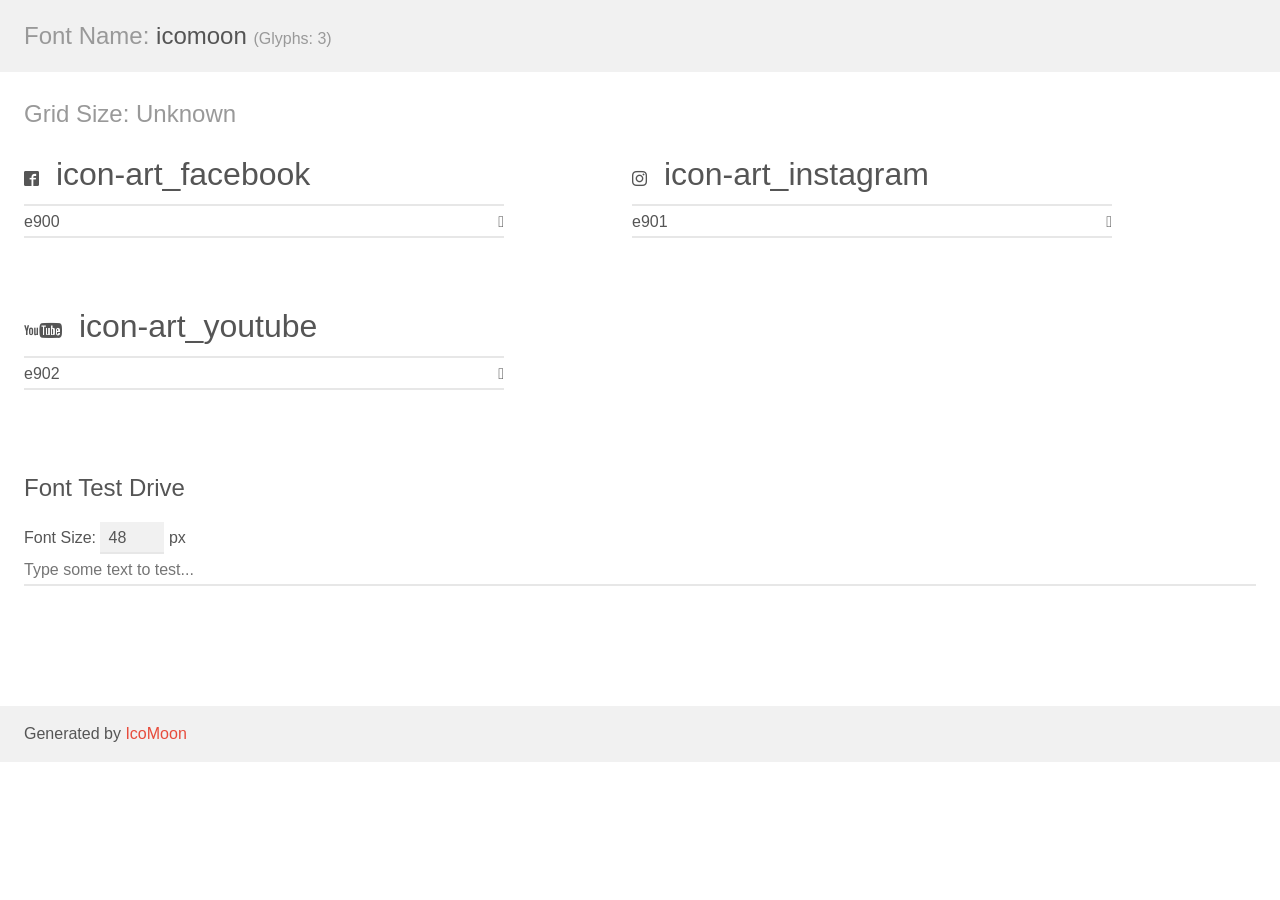
<file: assets/css/icomoon/demo.html>
<!doctype html>
<html>
<head>
    <meta charset="utf-8">
    <title>IcoMoon Demo</title>
    <meta name="description" content="An Icon Font Generated By IcoMoon.io">
    <meta name="viewport" content="width=device-width, initial-scale=1">
    <link rel="stylesheet" href="demo-files/demo.css">
    <link rel="stylesheet" href="style.css"></head>
<body>
    <div class="bgc1 clearfix">
        <h1 class="mhmm mvm"><span class="fgc1">Font Name:</span> icomoon <small class="fgc1">(Glyphs:&nbsp;3)</small></h1>
    </div>
    <div class="clearfix mhl ptl">
        <h1 class="mvm mtn fgc1">Grid Size: Unknown</h1>
        <div class="glyph fs1">
            <div class="clearfix bshadow0 pbs">
                <span class="icon-art_facebook"></span>
                <span class="mls"> icon-art_facebook</span>
            </div>
            <fieldset class="fs0 size1of1 clearfix hidden-false">
                <input type="text" readonly value="e900" class="unit size1of2" />
                <input type="text" maxlength="1" readonly value="&#xe900;" class="unitRight size1of2 talign-right" />
            </fieldset>
            <div class="fs0 bshadow0 clearfix hidden-true">
                <span class="unit pvs fgc1">liga: </span>
                <input type="text" readonly value="" class="liga unitRight" />
            </div>
        </div>
        <div class="glyph fs1">
            <div class="clearfix bshadow0 pbs">
                <span class="icon-art_instagram"></span>
                <span class="mls"> icon-art_instagram</span>
            </div>
            <fieldset class="fs0 size1of1 clearfix hidden-false">
                <input type="text" readonly value="e901" class="unit size1of2" />
                <input type="text" maxlength="1" readonly value="&#xe901;" class="unitRight size1of2 talign-right" />
            </fieldset>
            <div class="fs0 bshadow0 clearfix hidden-true">
                <span class="unit pvs fgc1">liga: </span>
                <input type="text" readonly value="" class="liga unitRight" />
            </div>
        </div>
        <div class="glyph fs1">
            <div class="clearfix bshadow0 pbs">
                <span class="icon-art_youtube"></span>
                <span class="mls"> icon-art_youtube</span>
            </div>
            <fieldset class="fs0 size1of1 clearfix hidden-false">
                <input type="text" readonly value="e902" class="unit size1of2" />
                <input type="text" maxlength="1" readonly value="&#xe902;" class="unitRight size1of2 talign-right" />
            </fieldset>
            <div class="fs0 bshadow0 clearfix hidden-true">
                <span class="unit pvs fgc1">liga: </span>
                <input type="text" readonly value="" class="liga unitRight" />
            </div>
        </div>
    </div>

    <!--[if gt IE 8]><!-->
    <div class="mhl clearfix mbl">
        <h1>Font Test Drive</h1>
        <label>
            Font Size: <input id="fontSize" type="number" class="textbox0 mbm"
            min="8" value="48" />
            px
        </label>
        <input id="testText" type="text" class="phl size1of1 mvl"
        placeholder="Type some text to test..." value=""/>
        <div id="testDrive" class="icon-" style="font-family: icomoon">&nbsp;
        </div>
    </div>
    <!--<![endif]-->
    <div class="bgc1 clearfix">
        <p class="mhl">Generated by <a href="https://icomoon.io/app">IcoMoon</a></p>
    </div>

    <script src="demo-files/demo.js"></script>
</body>
</html>
</file>
<file: assets/css/icomoon/demo-files/demo.css>
body {
  padding: 0;
  margin: 0;
  font-family: sans-serif;
  font-size: 1em;
  line-height: 1.5;
  color: #555;
  background: #fff;
}
h1 {
  font-size: 1.5em;
  font-weight: normal;
}
small {
  font-size: .66666667em;
}
a {
  color: #e74c3c;
  text-decoration: none;
}
a:hover, a:focus {
  box-shadow: 0 1px #e74c3c;
}
.bshadow0, input {
  box-shadow: inset 0 -2px #e7e7e7;
}
input:hover {
  box-shadow: inset 0 -2px #ccc;
}
input, fieldset {
  font-family: sans-serif;
  font-size: 1em;
  margin: 0;
  padding: 0;
  border: 0;
}
input {
  color: inherit;
  line-height: 1.5;
  height: 1.5em;
  padding: .25em 0;
}
input:focus {
  outline: none;
  box-shadow: inset 0 -2px #449fdb;
}
.glyph {
  font-size: 16px;
  width: 15em;
  padding-bottom: 1em;
  margin-right: 4em;
  margin-bottom: 1em;
  float: left;
  overflow: hidden;
}
.liga {
  width: 80%;
  width: calc(100% - 2.5em);
}
.talign-right {
  text-align: right;
}
.talign-center {
  text-align: center;
}
.bgc1 {
  background: #f1f1f1;
}
.fgc1 {
  color: #999;
}
.fgc0 {
  color: #000;
}
p {
  margin-top: 1em;
  margin-bottom: 1em;
}
.mvm {
  margin-top: .75em;
  margin-bottom: .75em;
}
.mtn {
  margin-top: 0;
}
.mtl, .mal {
  margin-top: 1.5em;
}
.mbl, .mal {
  margin-bottom: 1.5em;
}
.mal, .mhl {
  margin-left: 1.5em;
  margin-right: 1.5em;
}
.mhmm {
  margin-left: 1em;
  margin-right: 1em;
}
.mls {
  margin-left: .25em;
}
.ptl {
  padding-top: 1.5em;
}
.pbs, .pvs {
  padding-bottom: .25em;
}
.pvs, .pts {
  padding-top: .25em;
}
.unit {
  float: left;
}
.unitRight {
  float: right;
}
.size1of2 {
  width: 50%;
}
.size1of1 {
  width: 100%;
}
.clearfix:before, .clearfix:after {
  content: " ";
  display: table;
}
.clearfix:after {
  clear: both;
}
.hidden-true {
  display: none;
}
.textbox0 {
  width: 3em;
  background: #f1f1f1;
  padding: .25em .5em;
  line-height: 1.5;
  height: 1.5em;
}
#testDrive {
  display: block;
  padding-top: 24px;
  line-height: 1.5;
}
.fs0 {
  font-size: 16px;
}
.fs1 {
  font-size: 32px;
}
</file>
<file: assets/css/icomoon/style.css>
@font-face {
  font-family: 'icomoon';
  src:  url('fonts/icomoon.eot?64r7v0');
  src:  url('fonts/icomoon.eot?64r7v0#iefix') format('embedded-opentype'),
    url('fonts/icomoon.ttf?64r7v0') format('truetype'),
    url('fonts/icomoon.woff?64r7v0') format('woff'),
    url('fonts/icomoon.svg?64r7v0#icomoon') format('svg');
  font-weight: normal;
  font-style: normal;
  font-display: block;
}

[class^="icon-"], [class*=" icon-"] {
  /* use !important to prevent issues with browser extensions that change fonts */
  font-family: 'icomoon' !important;
  speak: none;
  font-size: 15px;
  font-style: normal;
  font-weight: normal;
  font-variant: normal;
  text-transform: none;
  line-height: 1;

  /* Better Font Rendering =========== */
  -webkit-font-smoothing: antialiased;
  -moz-osx-font-smoothing: grayscale;
}

.icon-art_facebook:before {
  content: "\e900";
}
.icon-art_instagram:before {
  content: "\e901";
}
.icon-art_youtube:before {
  content: "\e902";
}
</file>
